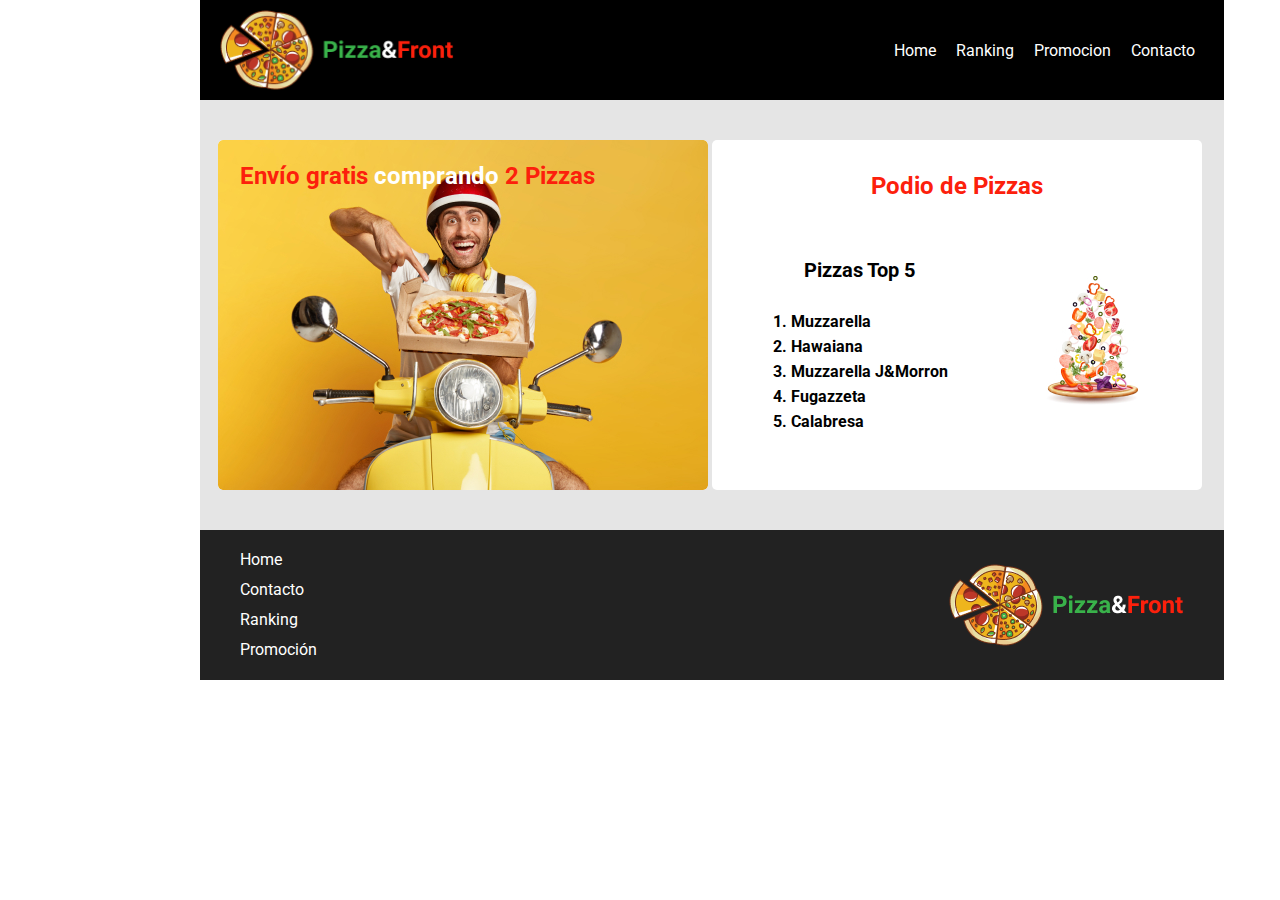
<file: Clase 11-Flexbox (Pizza)/root/index.html>
<!DOCTYPE html>
<html lang="en">
<head>
    <meta charset="UTF-8">
    <meta http-equiv="X-UA-Compatible" content="IE=edge">
    <meta name="viewport" content="width=device-width, initial-scale=1.0">
    <title>flexbox</title>
    <link rel="preconnect" href="https://fonts.googleapis.com">
<link rel="preconnect" href="https://fonts.gstatic.com" crossorigin>
<link href="https://fonts.googleapis.com/css2?family=Be+Vietnam+Pro:ital,wght@0,100;1,100&family=Inter:wght@100&family=Roboto:wght@100;400&display=swap" rel="stylesheet">
    <link rel="stylesheet" href="./css/styles.css">
</head>
<body>

    <main>       
        <header>
            <img class="logo" src="./img/Logo.png" alt="logo pizza">
            <nav class="list1">
                <ul type="none">                   
                    <li>Home</li>
                    <li>Ranking</li>
                    <li>Promocion</li>
                    <li>Contacto</li>
                </ul>    
            </nav>
        </header>

        <section class="cards">
            <article class="card1">
                <h4 class="title">Envío gratis <span>comprando</span> 2 Pizzas</h4>
                <img class="domicilio"
                src="./img/delivery.jpg" alt="Domicilio">
            </article>

            <article class="card2">
                    <h4 class="titleCard">Podio de Pizzas</h4>
                    <section class="PrimeraPizza">
                        <div class="menu">
                            <h4 class="titleMenu">Pizzas Top 5</h4>
                            <ol>
                                <li>Muzzarella</li>
                                <li>Hawaiana</li>
                                <li>Muzzarella J&Morron</li>
                                <li>Fugazzeta</li>
                                <li>Calabresa</li>
                            </ol>
                        </div>
                        <img class="product" src="./img/PizzaFalling.jpg" alt="">
                    </section>
            </article>

        </section>


    </main>

    <footer>
        <ul class="listpp" type="none">
            <li>Home</li>
            <li>Contacto</li>
            <li>Ranking</li>
            <li>Promoción</li>
        </ul>
        <img class="logopp" src="./img/Logo.png" alt="logo pizza">
    </footer>

</body>
</html>
</file>
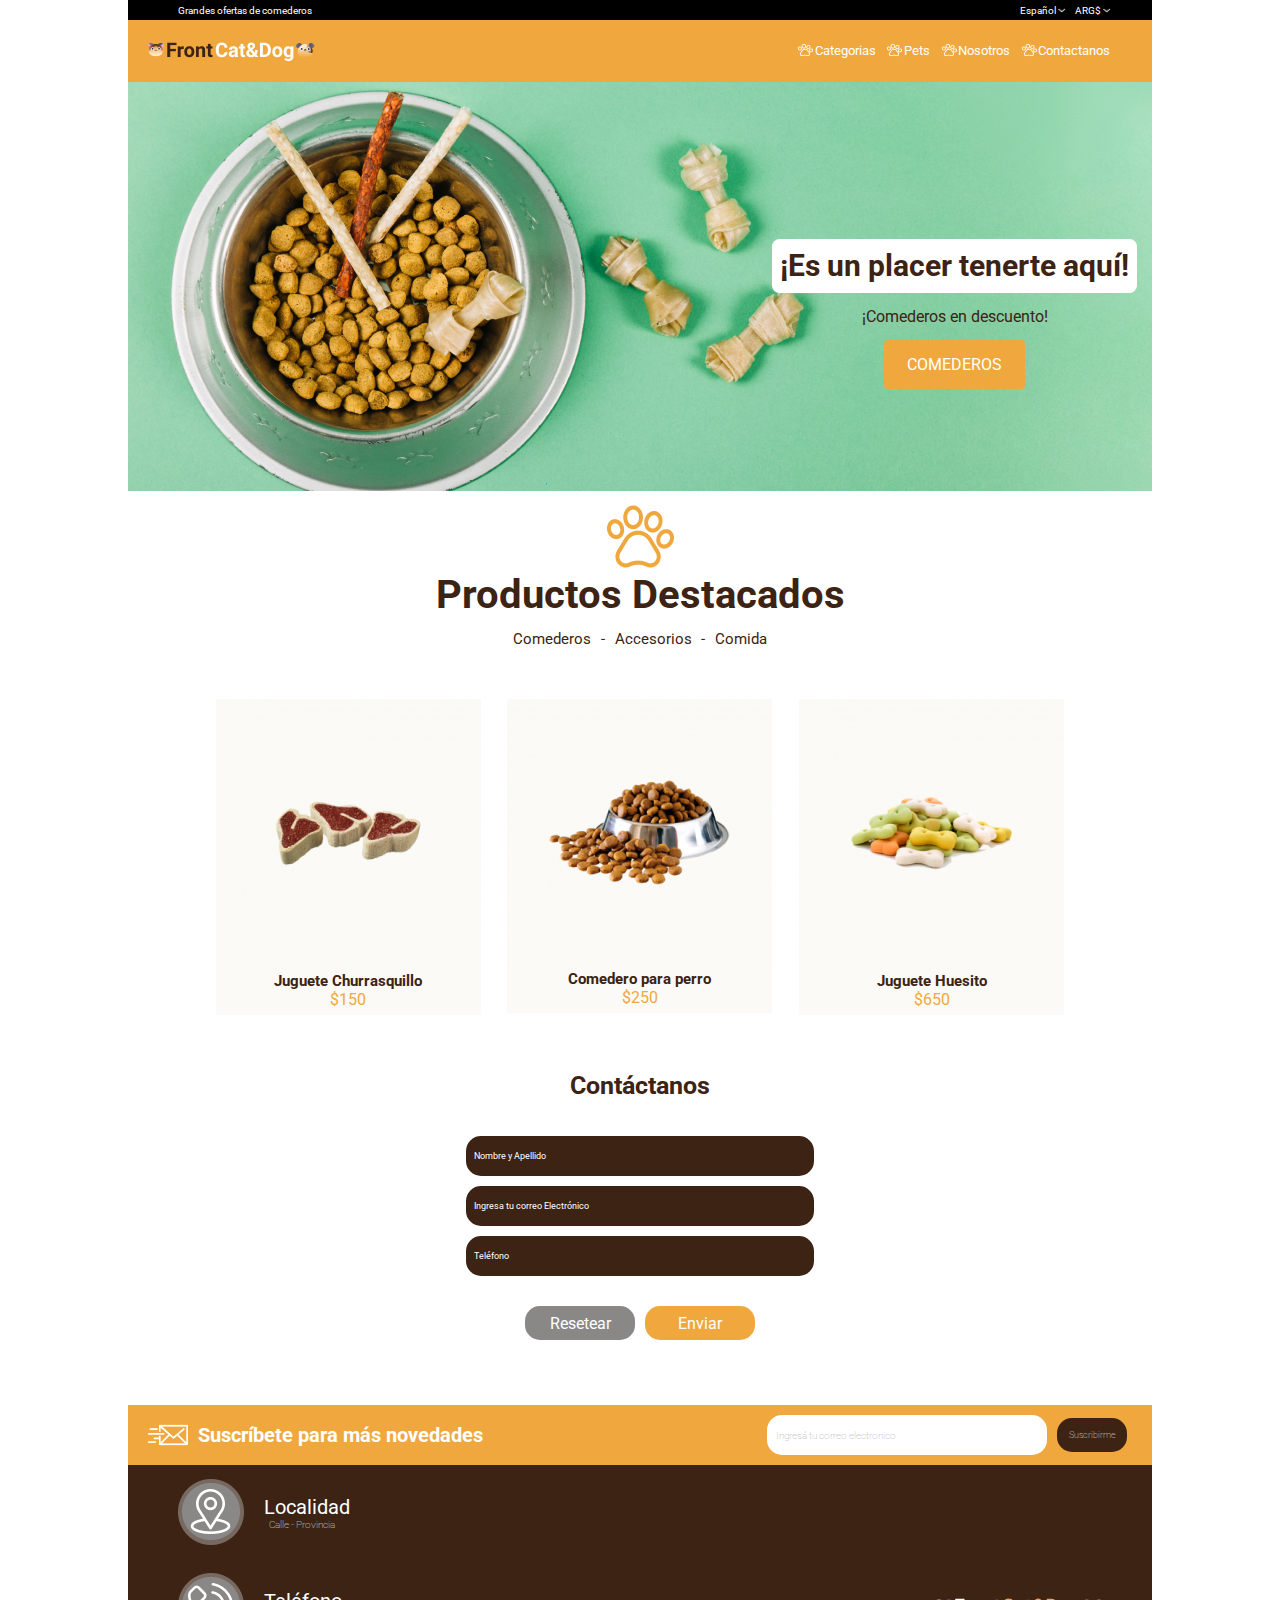
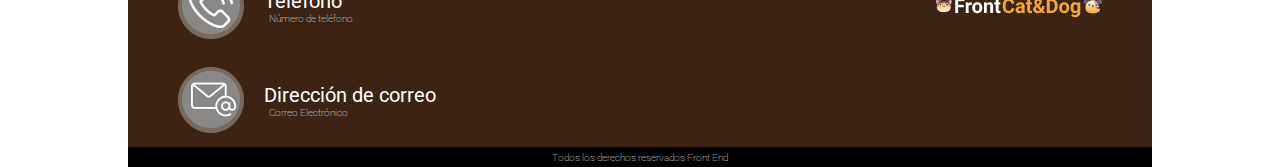
<file: Clase 12-Petshop(Completo)/root/index.html>
<!DOCTYPE html>
<html lang="en">
<head>
    <meta charset="UTF-8">
    <meta http-equiv="X-UA-Compatible" content="IE=edge">
    <meta name="viewport" content="width=device-width, initial-scale=1.0">
    <title>PetShop</title>
    <link rel="stylesheet" href="./css/styles.css">
    <!-- Google Fonts -->
    <link href="https://fonts.googleapis.com/css2?family=Be+Vietnam+Pro:ital,wght@0,100;1,100&family=Inter:wght@100&family=Manjari:wght@100&family=Quicksand:wght@300&family=Roboto:wght@100;400&display=swap" rel="stylesheet">
    <!-- font Awasome -->
    <link rel="stylesheet" href="https://cdnjs.cloudflare.com/ajax/libs/font-awesome/6.1.1/css/all.min.css" integrity="sha512-KfkfwYDsLkIlwQp6LFnl8zNdLGxu9YAA1QvwINks4PhcElQSvqcyVLLD9aMhXd13uQjoXtEKNosOWaZqXgel0g==" crossorigin="anonymous" referrerpolicy="no-referrer" />
</head>
<body>
    <!-- barra superior -->
    <header class="encabezado">
        <!-- barra negra -->
        <div class="barra1">
            <h6 class="title1">Grandes ofertas de comederos</h6>
            <div class="nav1">
                <h6 class="title-nav">Español</h6>
                <img class="vector" src="./img/Vector 1.png" alt="vector">
                <h6 class="title-nav">ARG$</h6>
                <img class="vector" src="./img/Vector 1.png" alt="vector">
            </div>
        </div>
        <!-- logo y barra de navegacion -->
        <div class="barra2">
            <img class="logo1" src="./img/Logo_ppal.png" alt="logo">
            <i class="fa-solid fa-bars"></i>
            <div class="nav2">
                <ul type="none" class="list1">
                  <div class="item1">  
                    <img class="huella" src="./img/huella_white.png" alt="huella">
                    <li class="text-huella">Categorias</li>
                  </div>
                  <div class="item1">  
                    <img class="huella" src="./img/huella_white.png" alt="huella">
                    <li class="text-huella">Pets</li>
                  </div>
                  <div class="item1">  
                    <img class="huella" src="./img/huella_white.png" alt="huella">
                    <li class="text-huella">Nosotros</li>
                  </div>  
                  <div class="item1">
                    <img class="huella" src="./img/huella_white.png" alt="huella">
                    <li class="text-huella">Contactanos</li>
                  </div>
                </ul>
            </div>
        </div>
    </header>

    <!-- cuerpo de la pagina -->
    <main>
        <!-- presentación, slogan y boton -->
        <section class="logo-destacado">
            <div class="text-destacado">
                <p class="text1-D">¡Es un placer tenerte aquí!</p>
                <p class="text2-D">¡Comederos en descuento!</p>
                <p class="text3-D">COMEDEROS</p>
            </div>
        </section>                    

        <!-- Productos destacados -->
        <div class="productos-D">
            <img src="./img/huella_orange.png" alt="" class="huella2">
            <h1>Productos Destacados</h1>
                <div class="list-D">
                    <ul type="none" class="list-D1">
                        <li>Comederos</li>
                        <li>-</li>
                        <li>Accesorios</li>
                        <li>-</li>
                        <li>Comida</li>
                    </ul>
                </div>
        </div>

        <!-- Cards -->
        <Section class="cards">
            <!-- Card 1: Juguete 1 -->
            <article>
                <div class="card">
                    <img src="./img/card_churrasquito.png" alt="" class="product1">
                    <div class="card-p">
                        <p class="juguete">Juguete Churrasquillo</p>
                        <p class="precio">$150</p>
                    </div>
                </div>
            </article>

            <!-- Card 2: Comedero -->
            <article>
                <div class="card">
                    <img src="./img/card_comedero.png" alt="" class="product2">
                    <div class="card-p">
                        <p class="juguete">Comedero para perro</p>
                        <p class="precio">$250</p>
                    </div>
                </div>
            
            </article>

            <!-- Card 3: Juguete 2 -->
            <article>
                <div class="card">
                    <img src="./img/card_Huesito.png" alt="" class="product3">
                    <div class="card-p">
                        <p class="juguete">Juguete Huesito</p>
                        <p class="precio">$650</p>
                    </div>
                </div>

            </article>
          
        </Section>
            
            <!-- Contactanos -->
            <div class="contacto">
                <h3>Contáctanos</h3>
                <p class="form">Nombre y Apellido</p>
                <p class="form">Ingresa tu correo Electrónico</p>
                <p class="form">Teléfono</p>
                <div class="botones">
                    <botton class="boton1">Resetear</botton>
                    <botton class="boton2">Enviar</botton>
                </div>
            </div>
            

    </main>

    <footer>
        <!-- pie de pagina 1 -->
        <section class="footer1">
            <div class="novedades">
                <img src="./img/logo_carta.png" alt="carta">
                <h3 class="text-novedades">Suscríbete para más novedades</h3>
            </div>
                
            <div class="suscribase">
                <h6 class="text-pp1">Ingresá tu correo electronico</h6>
                <h6 class="text-pp2">Suscribirme</h6>
            </div>

        </section>

        <!-- Pie de pagina 2 -->
        <section class="footer2">
            <!-- Localizacion, Telefono y Correo -->
            <div class="datos">

                <div class="logos">
                    <img src="./img/logo_localizacion.png" alt="" class="local">
                    <img src="./img/logo_phone.png" alt="" class="telefono">
                    <img src="./img/logo_correo.png" alt="" class="correo">
                </div>
                <div class="datos2">
                    <div class="datos2-pp">
                        <h4 class="datos2-pp1">Localidad</h4>
                        <h6 class="datos2-pp2">Calle - Provincia</h6>
                    </div>
                    <div class="datos2-pp">
                        <h4 class="datos2-pp1">Teléfono</h4>
                        <h6 class="datos2-pp2">Número de teléfono</h6>
                    </div>
                    <div class="datos2-pp">
                        <h4 class="datos2-pp1">Dirección de correo</h4>
                        <h6 class="datos2-pp2">Correo Electrónico</h6>
                    </div>
                </div>

            </div>

            <!-- logo -->
            <img class="logo-footer" src="./img/Logo-footer.png" alt="logo">
        </section>

        <!-- Derechos reservados -->
        <h5 class="barra-final">
            Todos los derechos reservados Front End
        </h5>

    </footer>

</body>
</html>
</file>
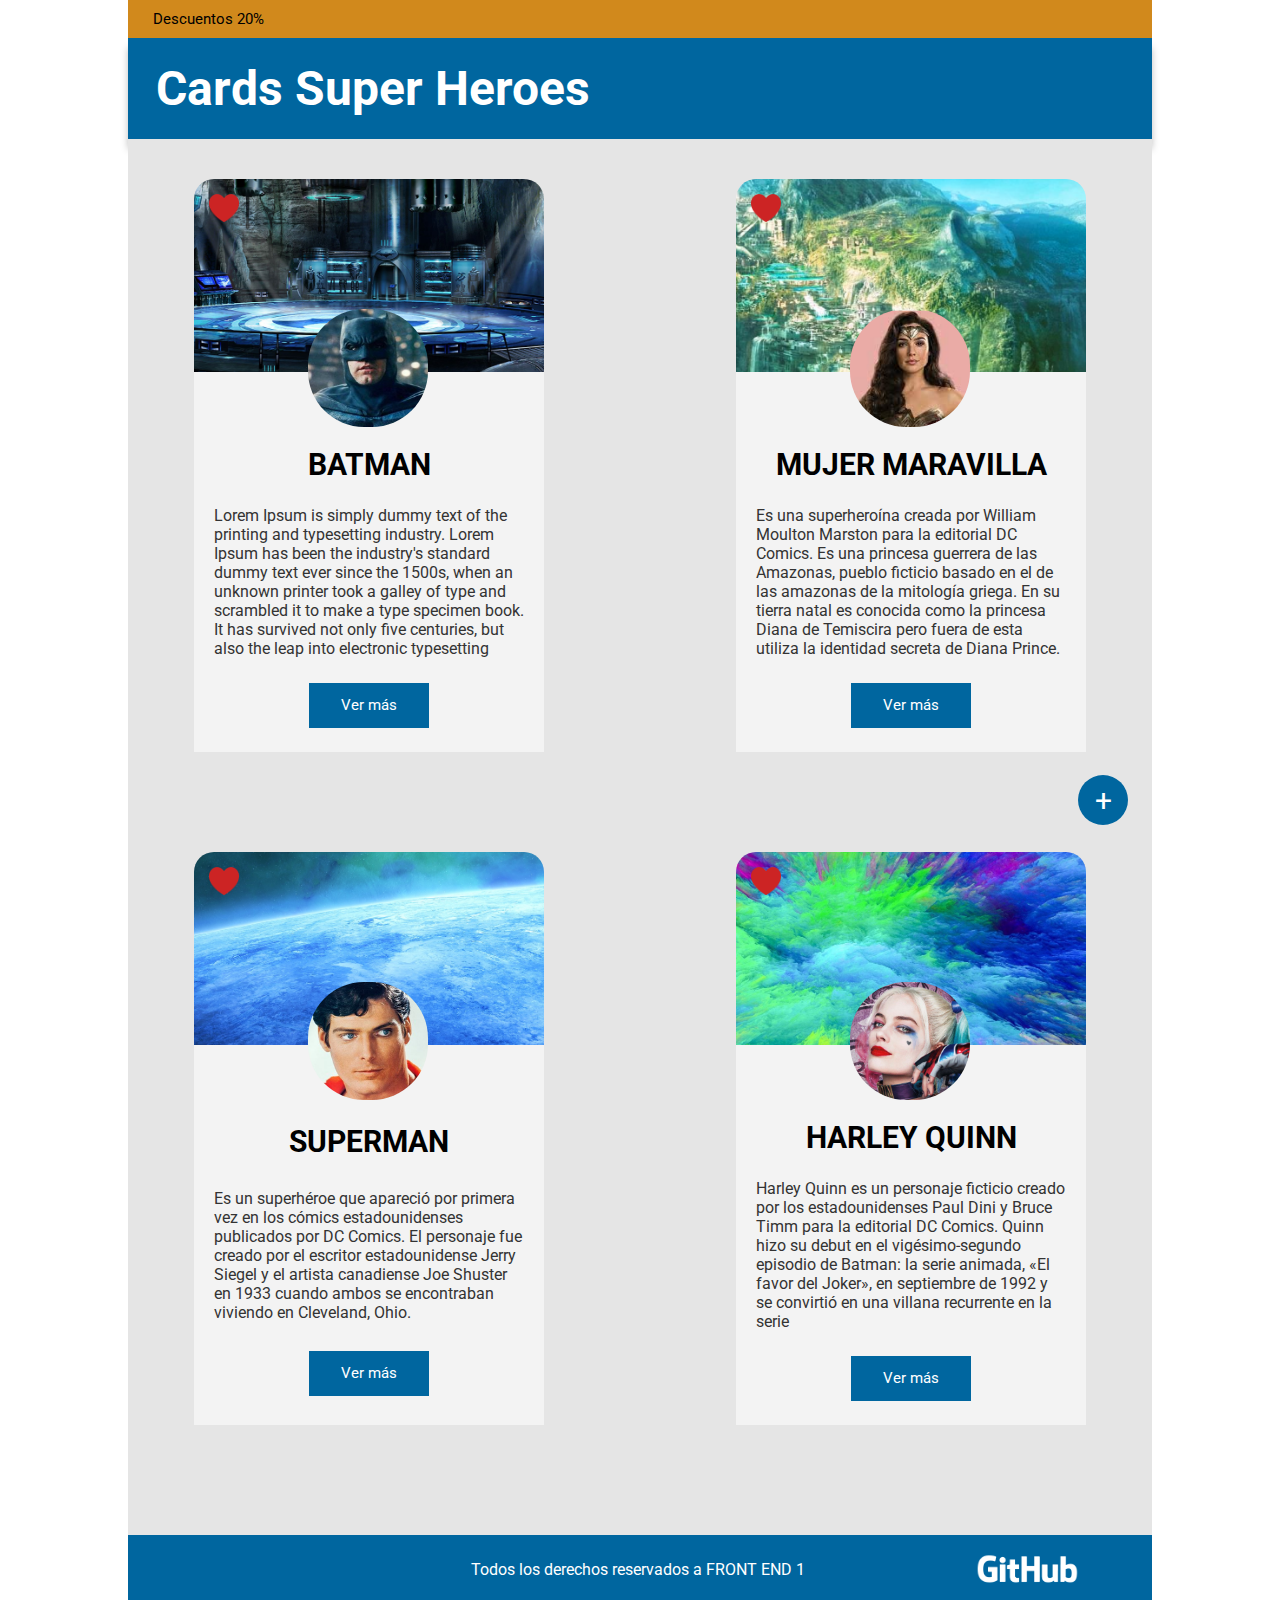
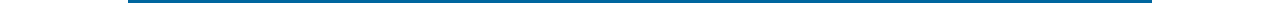
<file: Clase 13-Cards/root/index.html>
<!DOCTYPE html>
<html lang="en">
<head>
    <meta charset="UTF-8">
    <meta http-equiv="X-UA-Compatible" content="IE=edge">
    <meta name="viewport" content="width=device-width, initial-scale=1.0">
    <title>Cards Heroes</title>
    <link rel="preconnect" href="https://fonts.googleapis.com">
    <link rel="preconnect" href="https://fonts.gstatic.com" crossorigin>
    <link href="https://fonts.googleapis.com/css2?family=Be+Vietnam+Pro:ital,wght@0,100;1,100&family=Inter:wght@100&family=Manjari:wght@100&family=Quicksand:wght@300&family=Roboto:wght@100;400&display=swap" rel="stylesheet">
    <link rel="stylesheet" href="./css/styles.css">
</head>
<body>

    <header>

        <div class="encabezado">
            <h3 class="barra1">Descuentos 20%</h3>
            <h1 class="barra2">Cards Super Heroes</h1>
        </div>

    </header>

    <main class="cards">

        <div class="card">
            <div class="imagenes1">
                <img src="./img/Vector-Head.png" alt="head" class="head">
                <img class="avatar" src="./img/Avatar-Batman.png" alt="avatar">
            </div>
            <div class="contenedor">
                <h2 class="titulo">BATMAN</h2>
                <p>Lorem Ipsum is simply dummy text of the printing and typesetting industry. Lorem Ipsum has been the industry's standard dummy text ever since the 1500s, when an unknown printer took a galley of type and scrambled it to make a type specimen book. It has survived not only five centuries, but also the leap into electronic typesetting</p>
                <span>Ver más</span>
            </div>
        </div>
        <div class="card">
            <div class="imagenes2">
                <img src="./img/Vector-Head.png" alt="head" class="head">
                <img src="./img/Avatar-Mujerm.png" alt="avatar" class="avatar">
            </div>
            <div class="contenedor">
                <h2 class="titulo">MUJER MARAVILLA</h2>
                <p>Es una superheroína creada por William Moulton Marston para la editorial DC Comics. Es una princesa guerrera de las Amazonas, pueblo ficticio basado en el de las amazonas de la mitología griega. En su tierra natal es conocida como la princesa Diana de Temiscira pero fuera de esta utiliza la identidad secreta de Diana Prince. </p>
                <span>Ver más</span>
            </div>
        </div>
        <div class="card">
            <div class="imagenes3">
                <img src="./img/Vector-Head.png" alt="head" class="head">
                <img src="./img/Avatar-Superman.png" alt="avatar" class="avatar">
            </div>
            <div class="contenedor">
                <h2 class="titulo">SUPERMAN</h2>
                <p>Es un superhéroe que apareció por primera vez en los cómics estadounidenses publicados por DC Comics.
                El personaje fue creado por el escritor estadounidense Jerry Siegel y el artista canadiense Joe Shuster en 1933 cuando ambos se encontraban viviendo en Cleveland, Ohio.</p>
                <span>Ver más</span>
            </div>
        </div>
        <div class="card">
            <div class="imagenes4">
                <img src="./img/Vector-Head.png" alt="head" class="head">
                <img src="./img/Avatar-Harley.png" alt="avatar" class="avatar">
            </div>
            <div class="contenedor">
                <h2 class="titulo">HARLEY QUINN</h2>
                <p>Harley Quinn es un personaje ficticio creado por los estadounidenses Paul Dini y Bruce Timm para la editorial DC Comics. Quinn hizo su debut en el vigésimo-segundo episodio de Batman: la serie animada, «El favor del Joker», en septiembre de 1992 y se convirtió en una villana recurrente en la serie</p>
                <span>Ver más</span>
            </div>
        </div>
        <span class="elipse">+</span>
    </main>

    <footer>
        <p class="barra3">Todos los derechos reservados a FRONT END 1</p>
        <img class="github" src="./img/Vector-Github.png" alt="github">
    </footer>



</body>
</html>
</file>
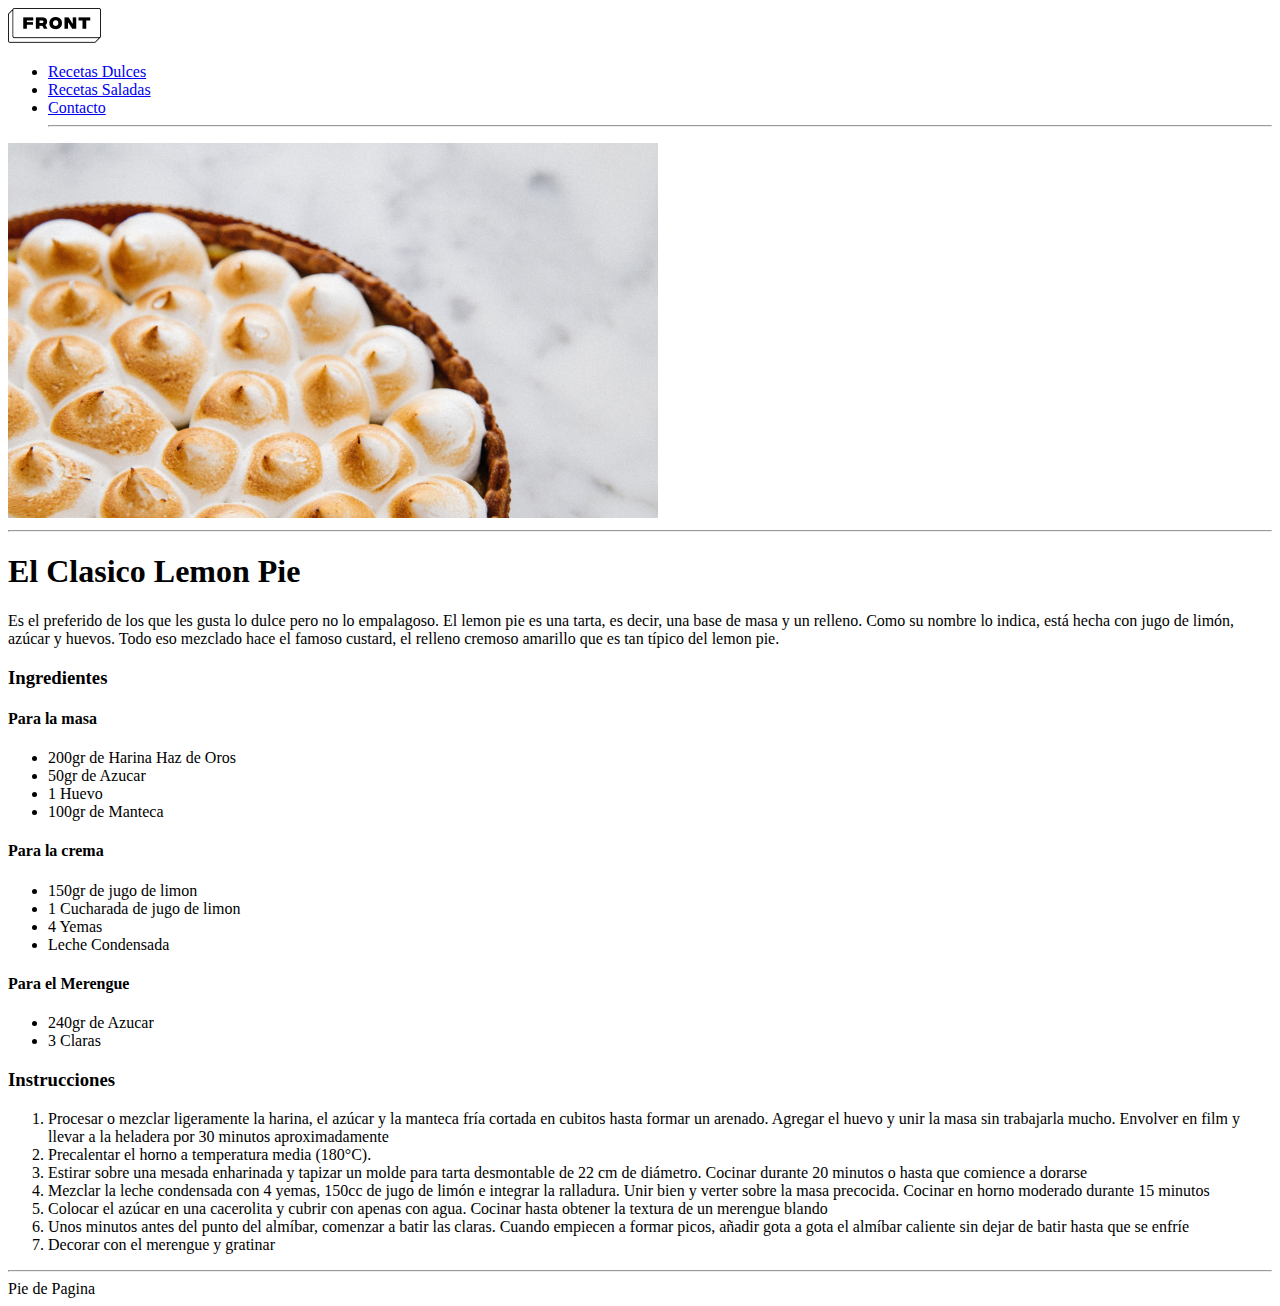
<file: Clase 5-Etiquetas/root/index.html>
<!DOCTYPE html>
<html lang="en">
<head>
    <meta charset="UTF-8">
    <meta http-equiv="X-UA-Compatible" content="IE=edge">
    <meta name="viewport" content="width=device-width, initial-scale=1.0">
    <title>Etiquetas Html</title>
</head>

<body>
<!-- Logo, Hipervinculo -->
<header>
    <img src="./img/front.png" alt="logo pequeño">
    <ul>
        <li><a href="https://www.google.com/">Recetas Dulces</a></li>
        <li><a href="https://www.google.com/">Recetas Saladas</a></li>
        <li><a href="https://www.google.com/">Contacto</a></li>
        <hr>
    </ul>
</header>

 <!-- Contenido principal -->
    <main>
         <!-- foto y titulo -->
        <img src="./img/lemon-pie 1.png" alt="Tarta"><br>
        <hr>
        <h1>El Clasico Lemon Pie</h1>
 
    <p>Es el preferido de los que les gusta lo dulce pero no lo empalagoso. El lemon pie es una tarta, es decir, una base de masa y un relleno. Como su nombre lo indica, está hecha con jugo de limón, azúcar y huevos. Todo eso mezclado hace el famoso custard, el relleno cremoso amarillo que es tan típico del lemon pie.
    </p>
<section>
    <h3>Ingredientes</h3>
    <h4>Para la masa</h4>

    <ul>
        <li>200gr de Harina Haz de Oros</li>
        <li>50gr de Azucar</li>
        <li>1 Huevo</li>
        <li>100gr de Manteca</li>
    </ul>

    <h4>Para la crema</h4>

    <ul>
        <li>150gr de jugo de limon</li>
        <li>1 Cucharada de jugo de limon</li>
        <li>4 Yemas</li>
        <li>Leche Condensada</li>
    </ul>

    <h4>Para el Merengue</h4>

    <ul>
        <li>240gr de Azucar</li>
        <li>3 Claras</li> 
    </ul>
</section>

    <h3>Instrucciones</h3>

    <ol>
        <li>
            Procesar o mezclar ligeramente la harina, el azúcar y la manteca fría cortada en cubitos hasta formar un arenado. Agregar el huevo y unir la masa sin trabajarla mucho. Envolver en film y llevar a la heladera por 30 minutos aproximadamente
        </li>
        <li>
            Precalentar el horno a temperatura media (180°C).
        </li> 
        <li>
            Estirar sobre una mesada enharinada y tapizar un molde para tarta desmontable de 22 cm de diámetro. Cocinar durante 20 minutos o hasta que comience a dorarse
        </li>
        <li>
            Mezclar la leche condensada con 4 yemas, 150cc de jugo de limón e integrar la ralladura. Unir bien y verter sobre la masa precocida. Cocinar en horno moderado durante 15 minutos
        </li>
        <li>
            Colocar el azúcar en una cacerolita y cubrir con apenas con agua. Cocinar hasta obtener la textura de un merengue blando
        </li>
        <li>
            Unos minutos antes del punto del almíbar, comenzar a batir las claras. Cuando empiecen a formar picos, añadir gota a gota el almíbar caliente sin dejar de batir hasta que se enfríe
        </li>
        <li>
            Decorar con el merengue y gratinar
        </li>
    </ol>


</main>

<hr>
    <footer>
Pie de Pagina
    </footer>
</body>

</html>
</file>
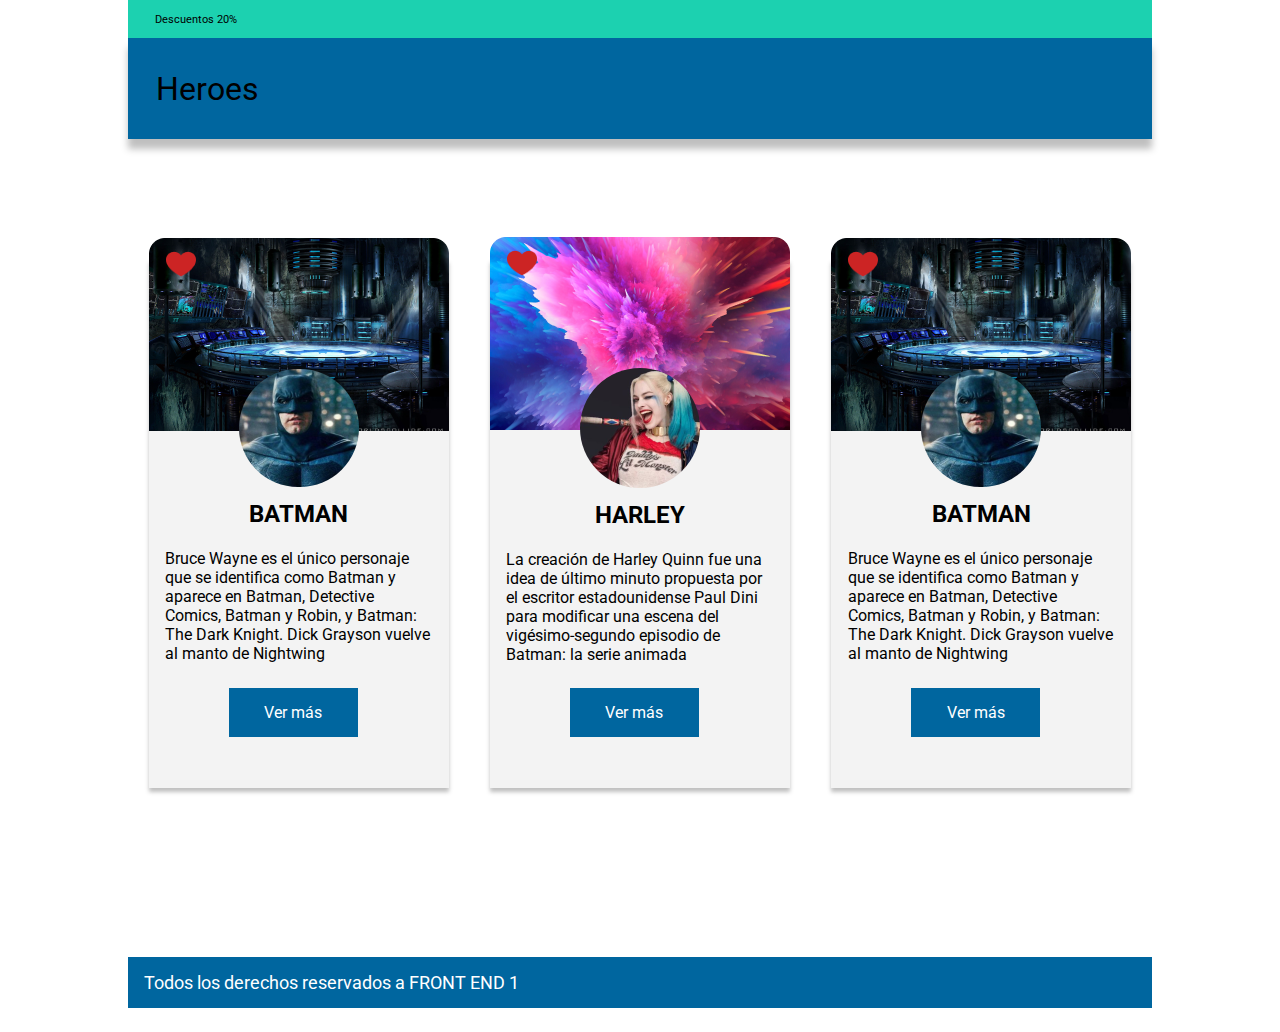
<file: Clase 10-Heroes/Consigna 10-Heroes/root/index.html>
<!DOCTYPE html>
<html lang="en">
<head>
    <meta charset="UTF-8">
    <meta http-equiv="X-UA-Compatible" content="IE=edge">
    <meta name="viewport" content="width=device-width, initial-scale=1.0">
    <title>flexmodel</title>
    <link rel="preconnect" href="https://fonts.googleapis.com">
    <link rel="preconnect" href="https://fonts.gstatic.com" crossorigin>
    <link href="https://fonts.googleapis.com/css2?family=Be+Vietnam+Pro:ital,wght@0,100;1,100&family=Inter:wght@100&family=Roboto:wght@100;400&display=swap" rel="stylesheet">
    <link rel="stylesheet" href="./css/style.css">
</head>

<body>
    <header>
        <h6 class="titulo1">Descuentos 20%</h6>
        <h1>Heroes</h1>
    </header>

    <main>
        <section class="card">

            <div class="text">
                <img class="fondo" src="./img/fondo batman.png" alt="fondo">
                <img class="corazon" src="./img/Vector.png" alt="heard">
                <img class="foto" src="./img/logo batman.png" alt="batman">
                <h2>BATMAN</h2>
                <p>Bruce Wayne es el único personaje que se identifica como Batman y aparece en Batman, Detective Comics, Batman y Robin, y Batman: The Dark Knight. Dick Grayson vuelve al manto de Nightwing
                </p>              
            </div> 
            <spam>Ver más</spam>  

        </section>
    
        <section class="card">

            <div class="text">
                <img class="fondo" src="./img/fondo harley.png" alt="fondo">
                <img class="corazon" src="./img/Vector.png" alt="heard">
                <img class="foto" src="./img/logo harley.png" alt="batman">
                <h2>HARLEY</h2>
                <p>La creación de Harley Quinn fue una idea de último minuto propuesta por el escritor estadounidense Paul Dini para modificar una escena del vigésimo-segundo episodio de Batman: la serie animada
                </p>
            </div> 
            <spam>Ver más</spam>

        </section>

        <section class="card">

            <div class="text">
                <img class="fondo" src="./img/fondo batman.png" alt="fondo">
                <img class="corazon" src="./img/Vector.png" alt="heard">
                <img class="foto" src="./img/logo batman.png" alt="batman">
                <h2>BATMAN</h2>
                <p>Bruce Wayne es el único personaje que se identifica como Batman y aparece en Batman, Detective Comics, Batman y Robin, y Batman: The Dark Knight. Dick Grayson vuelve al manto de Nightwing
                </p>
            </div> 
            <spam>Ver más</spam>   

        </section>

    </main>

    <footer>

        <h4>Todos los derechos reservados a FRONT END 1</h4>

    </footer>
</body>
</html>
</file>
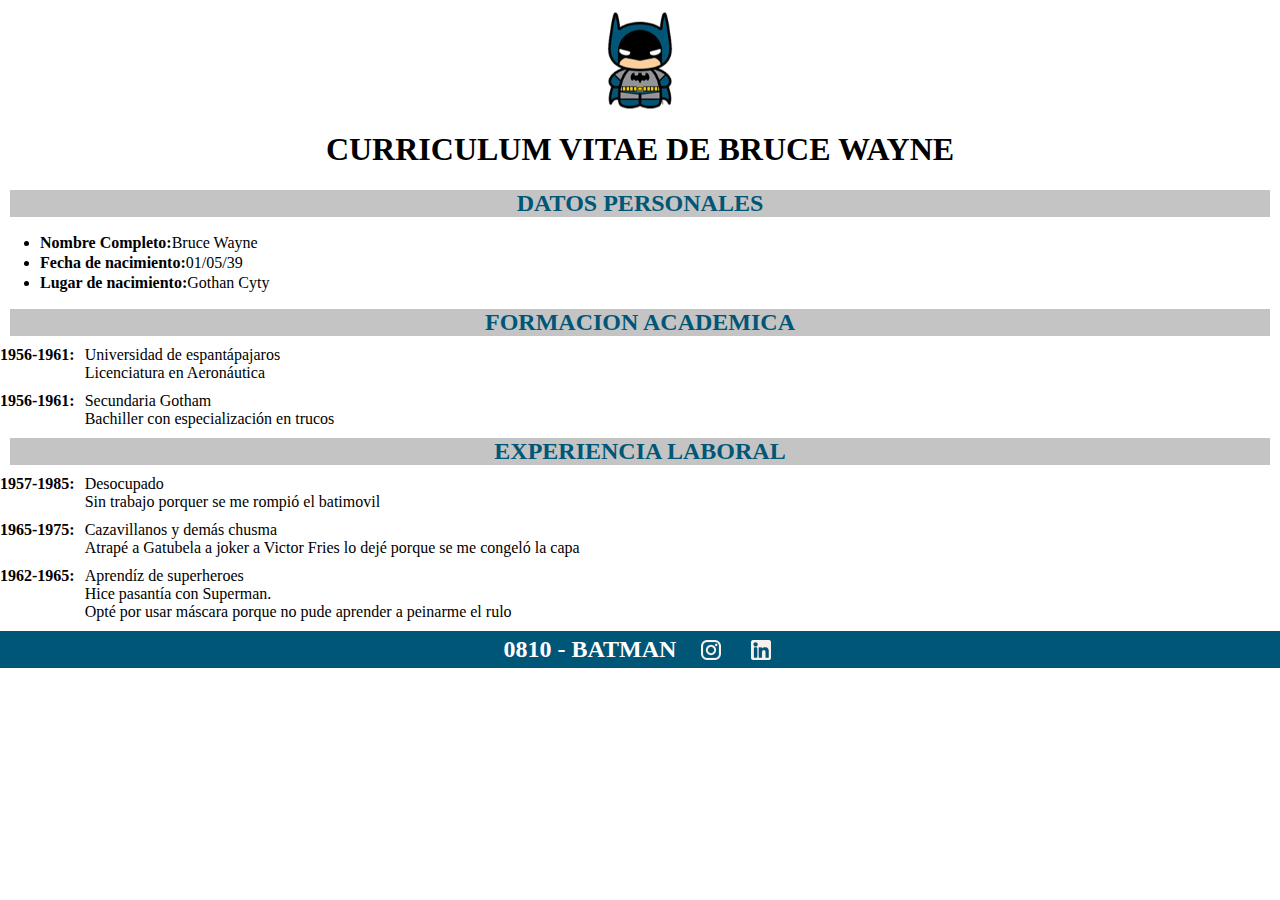
<file: Clase 7-CVBatman/Consigna 7-CV Batman/root/index.html>
<!DOCTYPE html>
<html lang="en">
  <head>
    <meta charset="UTF-8" />
    <meta http-equiv="X-UA-Compatible" content="IE=edge" />
    <meta name="viewport" content="width=device-width, initial-scale=1.0" />
    <title>Hoja de vida Batman</title>
    <link rel="stylesheet" href="css/styles.css" />
  </head>

  <body>
    
    <header>
      <img class="batman" src="./img/logo batman.png" alt="logo pequeño batman">
        <h1>CURRICULUM VITAE DE BRUCE WAYNE</h1>
    </header>

    <main>
        <section>
            <h2>DATOS PERSONALES</h2>
            <ul class="personales">
                <li><span>Nombre Completo:</span>Bruce Wayne</li>
                <li><span>Fecha de nacimiento:</span>01/05/39</li>
                <li><span>Lugar de nacimiento:</span>Gothan Cyty</li>
            </ul>
        </section>

        <section>
            <h2>FORMACION ACADEMICA</h2>
              <article>
                <h4>1956-1961:</h4>
                <p>Universidad de espantápajaros<br>
                  Licenciatura en Aeronáutica</p>
              </article>    

              <article>
                <h4>1956-1961:</h4>
                <p>Secundaria Gotham<br>
                 Bachiller con especialización en trucos</p>
            </article>    

        </section>

        <section>
          <h2>EXPERIENCIA LABORAL</h2>
            <article>
                <h4>1957-1985:</h4>
                <p>Desocupado<br>
                  Sin trabajo porquer se me rompió el batimovil<p>
            </article>

            <article>
                <h4>1965-1975:</h4>
                <p>Cazavillanos y demás chusma<br>
                  Atrapé a Gatubela a joker a Victor Fries lo dejé porque se me congeló la capa</p>
            </article>
                
            <article>
              <h4>1962-1965:</h4>
                <p>Aprendíz de superheroes<br>
                  Hice pasantía con Superman.<br>
                  Opté por usar máscara porque no pude aprender a peinarme el rulo</p>
            </article>

        </section>

    </main>

    <footer>
       <h2 class="font-batman">0810 - BATMAN</h2>
       <img class="logos_pp" src="./img/ico_instagram.png" alt="redes1">
       <img class="logos_pp" src="./img/ico_linkedin.png" alt="redes2">
    </footer>

  </body>
</html>
</file>
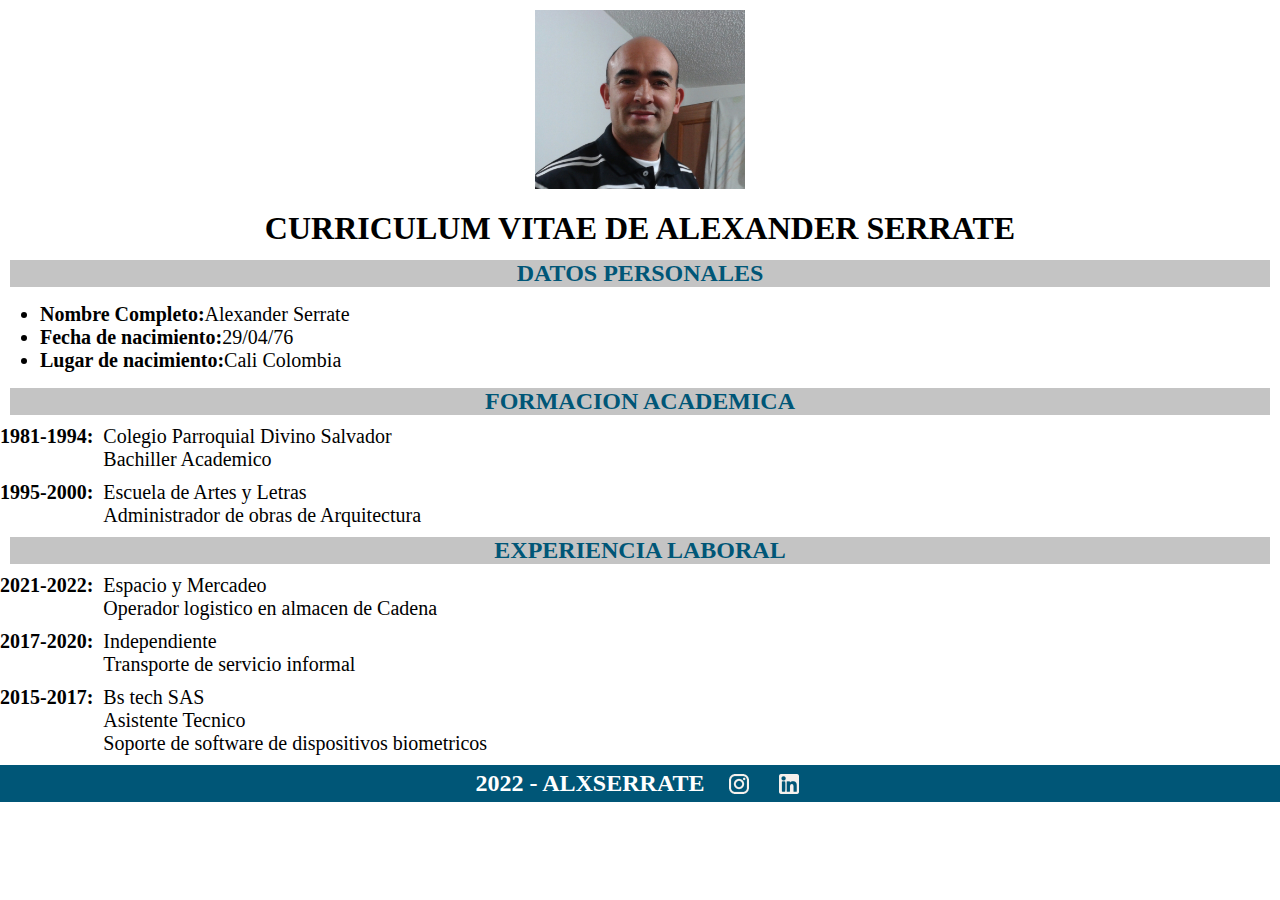
<file: Clase 8-CVAlex/Consigna 7-CV Alexander/root/index.html>
<!DOCTYPE html>
<html lang="en">
  <head>
    <meta charset="UTF-8" />
    <meta http-equiv="X-UA-Compatible" content="IE=edge" />
    <meta name="viewport" content="width=device-width, initial-scale=1.0" />
    <title>Hoja de vida Alexander</title>
    <link rel="stylesheet" href="css/styles.css" />
  </head>

  <body>
    
    <header>
      <img class="batman" src="./img/FOTO ALEX 1.jpg" alt="logo pequeño">
        <h1>CURRICULUM VITAE DE ALEXANDER SERRATE</h1>
    </header>

    <main>
        <section>
            <h2>DATOS PERSONALES</h2>
            <ul class="personales">
                <li><span>Nombre Completo:</span>Alexander Serrate</li>
                <li><span>Fecha de nacimiento:</span>29/04/76</li>
                <li><span>Lugar de nacimiento:</span>Cali Colombia</li>
            </ul>
        </section>

        <section>
            <h2>FORMACION ACADEMICA</h2>
              <article>
                <h4>1981-1994:</h4>
                <p>Colegio Parroquial Divino Salvador<br>
                  Bachiller Academico</p>
              </article>    

              <article>
                <h4>1995-2000:</h4>
                <p>Escuela de Artes y Letras<br>
                 Administrador de obras de Arquitectura</p>
            </article>    

        </section>

        <section>
          <h2>EXPERIENCIA LABORAL</h2>
            <article>
                <h4>2021-2022:</h4>
                <p>Espacio y Mercadeo<br>
                  Operador logistico en almacen de Cadena<p>
            </article>

            <article>
                <h4>2017-2020:</h4>
                <p>Independiente<br>
                  Transporte de servicio informal</p>
            </article>
                
            <article>
              <h4>2015-2017:</h4>
                <p>Bs tech SAS<br>
                  Asistente Tecnico<br>
                  Soporte de software de dispositivos biometricos</p>
            </article>

        </section>

    </main>

    <footer>
       <h2 class="font-batman">2022 - ALXSERRATE</h2>
       <img class="logos_pp" src="./img/ico_instagram.png" alt="redes1">
       <img class="logos_pp" src="./img/ico_linkedin.png" alt="redes2">
    </footer>

  </body>
</html>
</file>
<file: Clase 11-Flexbox (Pizza)/root/css/styles.css>
body {
    width: 1024px;
    margin: 0;
    padding: 0;
    font-family: 'Roboto', sans-serif;
    margin-left: 200px;
}

/* Encabezado */
header {
    height: 100px;
    background-color: black;
    display: flex;
    justify-content: space-between;
    align-items: center;
}

ul {
    width: 300px;
    color: #ffffff;
    display: flex;
    margin-right: 30px;
}

li {
    padding-right: 20px;
}

.logo {
    width: 234px;
    height: 80px;
    margin-left: 20px;
}

/* Contenido */

.cards {
    height: 430px;
    background: #e5e5e5;
    display: grid;
    grid-template-columns: 1fr 1fr;
}

.card1 {
    width: 490px;
    height: 350px;
    margin: 40px 0 0 18px;
}

.cards .title {
    position: absolute;
    top: 130px;
    left: 240px;
    color: #fc200c;
    font-size: 24px;
    z-index: 1;
}

.cards span {
    color: #ffffff;
}

.cards .domicilio {
    border-radius: 5px;
}

.card2 {
    background: #ffffff;
    width: 490px;
    height: 350px;
    border-radius: 5px;
    margin: 40px 12px 0 0;
}

.card2 .titleCard {
    color: #fc200c;
    font-size: 24px;
    text-align: center;
}

.card2 .PrimeraPizza {
    display: flex;
    justify-content: space-around;
    align-items: center;
}

.card2 .titleMenu {
    font-weight: bold;
    font-size: 20px;
    text-align: center;
}

.card2 ol {
    font-weight: bold;
    line-height: 25px;
}

.card2 img {
    margin-right: 25px;
}

footer {
    display: flex;
    justify-content:space-between;
    align-items: center;
    height: 150px;
    background-color: #222222;
}

footer .listpp {
    height: 150px;
    display: flex;
    flex-direction: column;
    justify-content: center;
    line-height: 30px;
    margin: 0;
}

.logopp {
    margin-right: 40px;
}
</file>
<file: Clase 12-Petshop(Completo)/root/css/styles.css>
* {
    margin: 0;
    padding: 0;
}


body {
    width: 95%;
    max-width: 64em;
    box-sizing: border-box;
    font-family: 'Roboto', sans-serif;
    margin: 0 auto;
}

/* Primera barra de Header */
.barra1 {
    background-color: #000000;
    height: 1.25em;
    color: #ffffff;
    display: grid;
    grid-template-columns: 50% 50%;
}

.title1 {
    height: 1.25rem;
    display: flex;
    align-items: center;
    margin-left: 5em;
    font-size: 0.625em;
    font-weight: normal;
}

.nav1 {
    display: flex;
    flex-direction: row;
    justify-content: end;
    align-items: center;
    margin-right: 2.5em;
}

.title-nav {
    font-size: 0.625em;
    font-weight: normal;
    margin: 0 0.125em 0 0.75em;
}

.vector {
    width: 8px;
    height: 5px;
    margin: 0 1px;
}

/* Segunda barra del Header */

.barra2 {
    height: 3.87em;
    background-color: #F0A83E;
    display: flex;
    align-items: center;
    justify-content: space-between;
}

.fa-solid{
    color: #F0A83E;
}

.logo1 {
    margin-left: 1.25em;
}

.list1 {
    display: flex;
    flex-direction: row;
    margin: 0 1.875em;
}

.huella {
    width: 15px;
    height: 14px;
    display: flex;
    flex-direction: row;
    margin: 0;
}

.text-huella {
    color:#ffffff;
    font-size: 0.8125em;
    margin: 0 0.125em;
}

.item1 {
    display: flex;
    flex-direction: row;
    margin-right: 0.625em;
}

/* Main - Logo Destacado */

.logo-destacado {
    background-image: url(../img/Logo-destacado.png);
    height: 25.5625em;
    display: flex;
    justify-content: end;
    align-items: center;
}

.text-destacado {
    width: 22.8125em;
    height: 9.375em;
    display: flex;
    flex-direction: column;
    align-items: center;
    justify-content: space-between;
    object-fit: cover;
    margin: 3.4375em 0.9375em 0 0;
}

.text1-D {
    width: 22.8125rem;
    height: 3.375rem;
    background-color: #ffffff;
    color:#3C2313;
    font-size: 1.875em;
    font-weight:bold;
    border-radius: 0.25em;
    display: flex;
    justify-content: center;
    align-items: center;
    margin: 0;
}

.text2-D {
    font-size: 1em;
    color:#3C2313;
    font-weight: normal;
    margin: 0;
}

.text3-D {
    font-size: 1em;
    background-color:#F0A83E;
    color: #ffffff;
    width: 8.8125em;
    height: 3.0625em;
    display: flex;
    justify-content: center;
    align-items: center;
    border-radius: 0.25em;
    margin: 0;
}

/* Productos Destacados */

.list-D1{
    width: 16.875em;
    display: flex;
    font-size: 0.9375em;
    flex-direction: row;
    justify-content: space-between;    
}

.huella2 {
    width: 4.1875em;
    height: 4.4375em;
}

h1 {
    font-size: 40px;
    font-weight: bold;
}

.productos-D {
    color:#3C2313;
    width: 100%;
    height: 9.375em;
    line-height: 2.8125em;
    display: flex;
    flex-direction: column;
    justify-content: center;
    align-items: center;
    margin: 1em 0 2em 0;
}

/* Cards de Productos */

.product1 {
    width: 16.5625em;
    height: 16.80375em;
}

.card {
    background-color: #FBFAF6;
    width: 16.5625em;
    height: 19.5em;
    margin: 0.625em auto 1.25em;
}

.card-p {
    height: 2.69625em;
    background-color: #FBFAF6;
    display: flex;
    flex-direction: column;
    align-items: center;
    margin: auto;
}

.juguete {
    font-size: 0.9375em;
    color: #3C2313;
    font-weight:bold;
}

.precio {
    color:#F0A83E;
}

.cards {
    width: 85%;
    display: grid;
    gap: 5px;
    grid-template-columns: repeat(auto-fill, minmax(265px, 1fr));
    margin: auto;
}

/* Contáctanos */

.contacto {
    display: flex;
    flex-direction: column;
    align-items: center;
    margin: 40px 0;
}

h3 {
    font-size: 1.5625em;
    font-weight:bold;
    color:#3C2313;
    margin-bottom: 1.25em;
}

.form {
    display: flex;
    align-items: center;
    width: 21.25rem;
    height: 2.5rem;
    font-size: 9px;
    background-color: #3C2313;
    color: #ffffff;
    border-radius: 0.9375rem;
    margin: 0.3125rem;
    padding-left: 0.9375em;
}

.botones {
    display: flex;
    justify-content: center;
    align-items: center;
    margin: 20px 0;
}

.boton1 {
    display: flex;
    justify-content: center;
    align-items: center;
    width: 110px;
    height: 34px;
    color: #ffffff;
    border-radius: 15px;
    font-size: 1em;
    background-color:#8A8787;
    margin: 5px;
}

.boton2 {
    display: flex;
    justify-content: center;
    align-items: center;
    width: 110px;
    height: 34px;
    color: #ffffff;
    border-radius: 15px;
    font-size: 1em;
    background-color:#F0A83E;
    margin: 5px;
}

/* Pie de Pagina 1 */

.footer1 {
    background-color: #F0A83E;
    height: 60px;
    display: flex;
    flex-direction: row;
    justify-content: space-between;
    padding: 0 20px;
}

.novedades {
    display: flex;
    flex-direction: row;
    justify-content: center;
    align-items: center;
}

.text-novedades {
    font-size: 20px;
    color: #ffffff;
    margin: 0 10px;
}

.suscribase {
    display: flex;
    flex-direction: row;
    justify-content: center;
    align-items: center;
}

.text-pp1 {
    width: 16.9375rem;
    height: 2.5rem;
    font-size: 10px;
    font-weight: lighter;
    color:#A0A0A0;
    border-radius: 0.9375rem;
    background-color: #ffffff;
    display: flex;
    align-items: center;
    padding-left: 0.9375em;
}

.text-pp2 {
    width: 4.375rem;
    height: 2.125rem;
    font-size: 9px;
    font-weight: lighter;
    color:#ffffff;
    border-radius: 0.9375rem;
    background-color:#3C2313;
    display: flex;
    justify-content: center;
    align-items: center;
}

h6 {
    margin: 0 5px;
}

.footer2 {
    height: 282px;
    background-color: #3C2313;
    display: flex;
    flex-direction: row;
    justify-content: space-between;
    align-items: center;
    padding: 0 50px;
}

.logo-footer {
    width: 166px;
    height: 23px;
}

.logos {
    height: 282px;
    display: flex;
    flex-direction: column;
    align-items: flex-start;
    justify-content: space-around;
}

.local .telefono .correo {
    width: 66px;
    height: 66px;
    margin: 40px;
}

.barra-final {
    height: 20px;
    background-color: #000000;
    color:#ffffff;
    font-weight: lighter;
    font-size: 10px;
    display: flex;
    justify-content: center;
    align-items: center;
}

.datos {
    display: flex;
    flex-direction: row;
}

.datos2 {
    color: #ffffff;
    display: flex;
    flex-direction: column;
    justify-content: space-around;
    margin-left: 20px;
}

.datos2-pp1 {
    font-size: 20px;
    font-weight: normal;
}

.datos2-pp2 {
    font-size: 10px;
    font-weight: lighter;
}






    /* Media Queries 3 medidas */

@media (max-width: 768px) {
  body {
    padding: 0;
    max-width: 100%;
    margin: 0 auto;
    }  

.text-novedades {
    font-size: 15px;
}

.text-pp1 {
    width: 220px;
    height: 40px;
    font-size: 7px;
    }
}

@media (max-width: 600px) {
.nav2 {
    display: none;
}

.productos-D {
    width: 100%;
    display: flex;
    justify-content: center;
    margin-top: 50px;
}

h1 {
    width: 250px;
    text-align: center;
}

.list-D1 {
    width: 300px;
}

.footer1 {
    height: 101px;
    display: flex;
    flex-direction: column;
    justify-content: space-around;
    padding: 0 20px;
    }

.footer2 {
    height: 326px;
    display: flex;
    flex-direction: column-reverse;
    justify-content: space-around;
}

}

@media (max-width: 414px) {
body {
    margin: 0;
    padding: 0;
    width: 100%;
    margin: 0 auto;
} 

.barra1 {
    display: none;
}
    
.fa-solid {
    display: block;
    color: #ffffff;
    margin: 0 1.5rem;
}

.text-destacado {
    display: flex;
    align-items: flex-end;
}

.huella2 {
    width: 90px;
    height: 83px;
    margin: 15px 0;
}


}
</file>
<file: Clase 13-Cards/root/css/styles.css>
/* Contenido principal */
body {
    width: 64em;
    margin: 0 auto;
    box-sizing: border-box;
    font-family: 'Roboto', sans-serif;
}

/* Encabezado */
.barra1 {
    height: 2.375rem;
    background-color:#D1891C;
    display: flex;
    align-items: center;
    margin: 0;
    padding-left: 1.6875em;
    font-size: 0.9375em;
    font-weight: normal;
}

.barra2 {
    height: 6.3125rem;
    background-color: #00669F;
    color: #ffffff;
    box-shadow: 0 10px 7px 0  #00000040;
    margin: 0;
    display: flex;
    align-items: center;
    font-size: 3em;
    font-weight: bold;
    padding-left: 1.75rem;
}

/* Cards de Super heroes */


.head {
    width: 1.875rem;
    height: 1.75rem;
    padding: 15px 0 0 15px;
    position: relative;
    top: -75px;
}

.contenedor {
    width: 21.875em;
    height: 20.625em;
    background-color: #f3f3f3;
    display: flex;
    flex-direction: column;
    align-items: center;
    justify-content: space-evenly;
    padding-top: 3.125rem;
}

.avatar {
    width: 7.5rem;
    height: 7.375rem;
    border-radius: 56px;
    position: relative;
    top: 130px;
    left: 65px;
}

.titulo {
    font-size: 1.875em;
    margin: 0;

}

p {
    width: 19.375em;
    font-size: 1em;
    color: #333333;
    margin: 0;

}

span {
    width: 8em;
    height: 3em;
    background-color: #00669F;
    font-size: 0.9375em;
    color: #ffffff;
    display:flex;
    justify-content: center;
    align-items: center;
}

.imagenes1 {
    background-image: url(../img/Fondo-Batman.png);
    background-size: cover;
    width: 21.875em;
    height: 12.0625em;
    border-radius: 20px 20px 0 0;
    margin-top: 40px;
}

.imagenes2 {
    background-image: url(../img/Fondo-MujerM.png);
    background-size:cover;
    width: 21.875em;
    height: 12.0625em;
    border-radius: 20px 20px 0 0;
    margin-top: 40px;
}

.imagenes3 {
    background-image: url(../img/Fondo-Superman.png);
    background-size:cover;
    width: 21.875em;
    height: 12.0625em;
    border-radius: 20px 20px 0 0;
    margin-top: 40px;
}

.imagenes4 {
    background-image: url(../img/Fondo-Harley.png);
    background-size:cover;
    width: 21.875em;
    height: 12.0625em;
    border-radius: 20px 20px 0 0;
    margin-top: 40px;
}

.cards {
    background-color: #e5e5e5;
    display: grid;
    width: 100%;
    grid-template-columns: repeat(auto-fill, minmax(330px, 1fr));
    gap: 60px;
}

.card {
    margin: auto;
}

.elipse {
    width: 3.125rem;
    height: 3.125rem;
    font-size: 1.875em;
    border-radius: 1.5625rem;
    margin: 0;
    padding: 0;
    position: relative;
    top: -44.375rem;
    left: 59.375rem;
}

footer {
    background-color: #00669F;
    display: flex;
    flex-direction: row;
    align-items: center;
    justify-content: end;
}

.github {
    transform: scale(0.4);
}

.barra3 {
    width: 530px;
    color: #ffffff;
    text-align: center;
}

@media (max-width: 600px) {
    .cards {
        display: flex;
        flex-direction: column;
        align-items: center;
        margin: 0 auto;
    }   
}
</file>
<file: Clase 10-Heroes/Consigna 10-Heroes/root/css/style.css>
/* Contenido principal */

body {
    width: 1024px;
    margin: 0 auto;
    font-family: 'Roboto', sans-serif;
}

/* titulo descuentos */
.titulo1 {
    height: 38px;
    background-color: #1CD1B0;
    display: flex;
    align-items: center;
    margin: 0;
    padding-left: 27px;
    font-weight: normal;
}

/* titulo Heroes */
h1 {
    height: 101px;
    background-color: #00669F;
    box-shadow: 0 10px 7px 0  #00000040;
    margin: 0;
    display: flex;
    align-items: center;
    font-weight: normal;
    padding-left: 28px;
}

/* Cards de los heroes */
main {
    width: 1024px;
    margin: 120px 0;
    padding: 0;
    display: flex;
    justify-content: space-around;
}

.card {
    display: flex;
    flex-direction: column;
    justify-content: flex-end;
}

.foto {
    width: 120px;
    border-radius: 60px; 
    position: relative;
    top: -88px;
    z-index: 1;
    bottom: 75px;
}

.corazon {
    width: 30px;
    height: 26px;
    position: relative;
    left: -118px;
    top: -180px;
    z-index: 1;
}

.text {
    width: 300px;
    height: 529px;
    background-color:#f3f3f3;
    display: flex;
    flex-direction: column;
    align-items: center;
    justify-content: center;
    box-shadow: 0 4px 4px 0  rgba(0, 0, 0, 0.25)
}

h2 {
    position: relative;
    top: -95px;
}

p {
    width: 267px;
    font-size: 16px;
    position: relative;
    top: -110px;
    display: flex;
    flex-direction: column;
    padding-bottom: 20px; 
}

spam {
    width: 129px;
    height: 49px;
    background-color:#00669F;
    color: #ffffff;
    position: relative;
    top: -100px;
    left: 80px;
    display: flex;
    justify-content: center;
    align-items: center;
}

spam:hover {
    color: #00669F;
    border-color: #f3f3f3;
    background-color: #f3f3f3;
    border: 1px solid #00669F;
}

/* pie de pagina */
h4 {
    height: 51px;
    background-color:#00669F;
    color: #ffffff;
    display: flex;
    align-items: center;
    font-size: 18px;
    font-weight: normal;
    padding-left: 16px;
}
</file>
<file: Clase 7-CVBatman/Consigna 7-CV Batman/root/css/styles.css>
/* Comentamos el codigo siempre */
body {
    margin: 0;
    padding: 0;
}

/* Encabezado y logo */
header {
    height: 150px;
    display: flex;
    flex-direction: column;
    align-items: center;
    margin-bottom: 40px;
}

.batman {
    width: 70px;
    height: 100px;
    margin-top: 10px;
}

/* Sección personales */
h2 {
    background-color:#C4C4C4;
    font-family: 'Times New Roman', Times, serif;
    color:#005677;
    text-align: center;
    margin: 10px;
}

.personales span {
    font-weight: bold;
    line-height: 20px;
}

/* Sección academica y laboral */

article {
    display: flex;
    flex-direction: row;
    align-items:flex-start;
    margin-bottom: 10px;
}

article p {
    margin: 0 10px;
}

h4 {
    margin: 0;
}

footer {
    background-color:#005677;
    height: 37px;
    display: block;
    display: flex;
    justify-content: center;
    align-items: center;
}

.font-batman {
    background-color: #005677;
    color: #ffffff;
}

.logos_pp {
    margin: 0 15px;
}
</file>
<file: Clase 8-CVAlex/Consigna 7-CV Alexander/root/css/styles.css>
/* Comentamos el codigo siempre */
body {
    margin: 0;
    padding: 0;
}

/* Encabezado y logo */
header {
    height: 200px;
    display: flex;
    flex-direction: column;
    align-items: center;
    margin-bottom: 60px;
}

.batman {
    width: 210px;
    height: 300px;
    margin-top: 10px;
}

/* Sección personales */
h2 {
    background-color:#C4C4C4;
    font-family: 'Times New Roman', Times, serif;
    color:#005677;
    text-align: center;
    margin: 10px;
}

.personales span {
    font-weight: bold;
    line-height: 20px;
    font-size: 20px;
}

/* Sección academica y laboral */

article {
    display: flex;
    flex-direction: row;
    align-items:flex-start;
    margin-bottom: 10px;
}

article p {
    margin: 0 10px;
    font-size: 20px;
}

li {
    font-size: 20px;
}

h4 {
    margin: 0;
    font-size: 20px;
}

footer {
    background-color:#005677;
    height: 37px;
    display: block;
    display: flex;
    justify-content: center;
    align-items: center;
}

.font-batman {
    background-color: #005677;
    color: #ffffff;
}

.logos_pp {
    margin: 0 15px;
}
</file>
